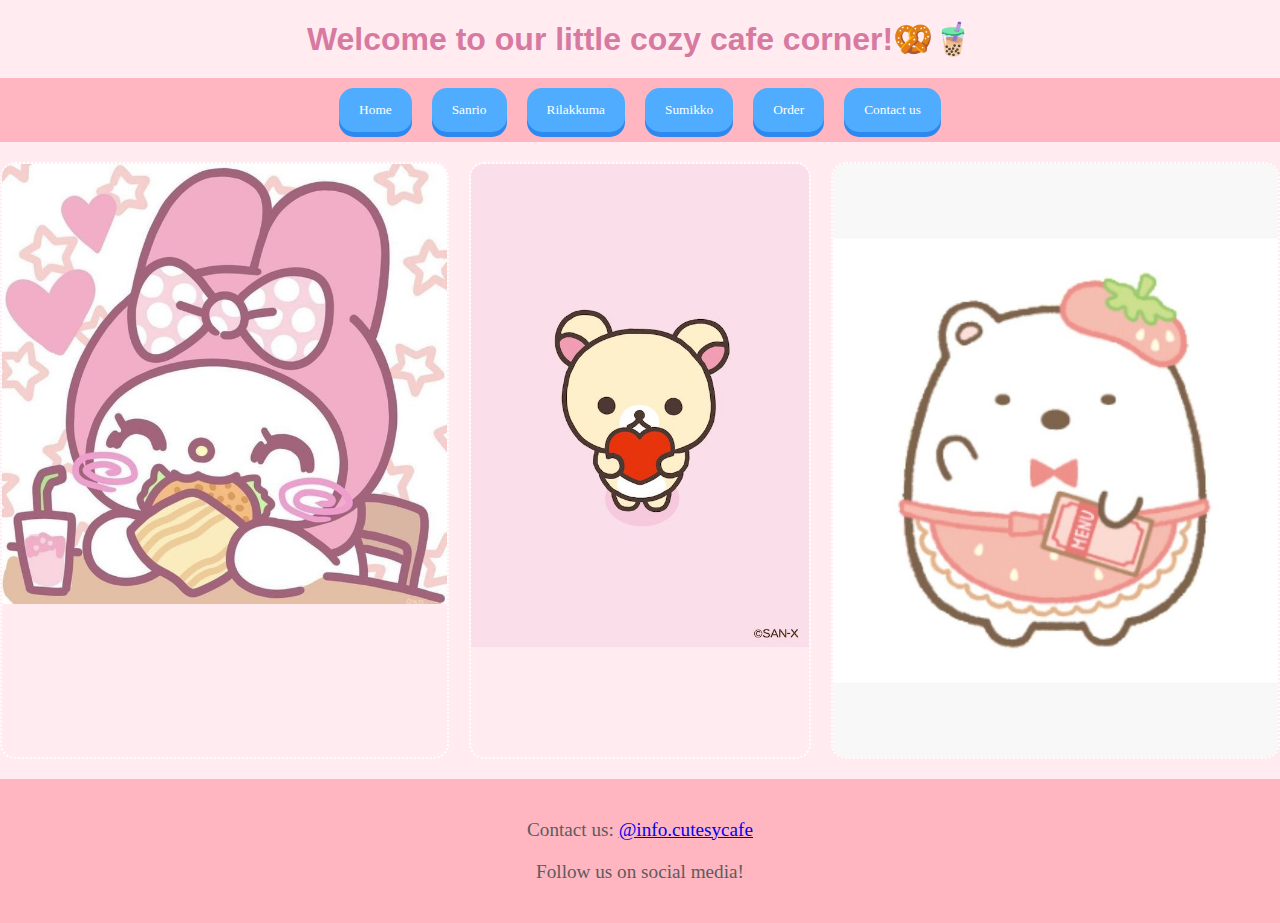
<file: index.html>
<!DOCTYPE html>
<html lang="en">
  <head>
    <meta charset="UTF-8" />
    <meta name="viewport" content="width=device-width, initial-scale=1.0" />
    <title>CutesyCafe</title>
    <link rel="stylesheet" href="stylesi.css" />
  </head>
  <body>
    <h1
      style="
        border: 5cm;
        font-family: Verdana, Geneva, Tahoma, sans-serif;
        color: rgb(215, 121, 160);
      "
    >
      Welcome to our little cozy cafe corner!🥨🧋
    </h1>
    <div class="navbar">
      <button onclick="location.href='index.html'">Home</button>
      <button onclick="location.href='sanrio.html'">Sanrio</button>
      <button onclick="location.href='rilakkuma.html'">Rilakkuma</button>
      <button onclick="location.href='sumikko.html'">Sumikko</button>
      <button onclick="location.href='order.html'">Order</button>
      <button onclick="location.href='contact.html'">Contact us</button>
    </div>
    <div class="gallery">
      <a
        href="https://sanrio.fandom.com/wiki/Sanrio_Wiki"
        target="_blank"
        rel="noopener noreferrer"
      >
        <img src="image1.jpg" alt="my melo" />
      </a>
      <a
        href="https://rilakkuma.fandom.com/wiki/Rilakkuma_Wiki"
        target="_blank"
        rel="noopener noreferrer"
      >
        <img src="imagea.jpg" alt="white kkuma bear" />
      </a>
      <a
        href="https://sumikko-gurashi.fandom.com/wiki/Sumikko_Gurashi"
        target="_blank"
        rel="noopener noreferrer"
      >
        <img src="imageb.jpg" alt="sumikko bear" />
      </a>
    </div>

    <div class="footer">
      <p>Contact us: <a href="contact.html">@info.cutesycafe</a></p>
      <p>Follow us on social media!</p>
    </div>
  </body>
</html>
</file>
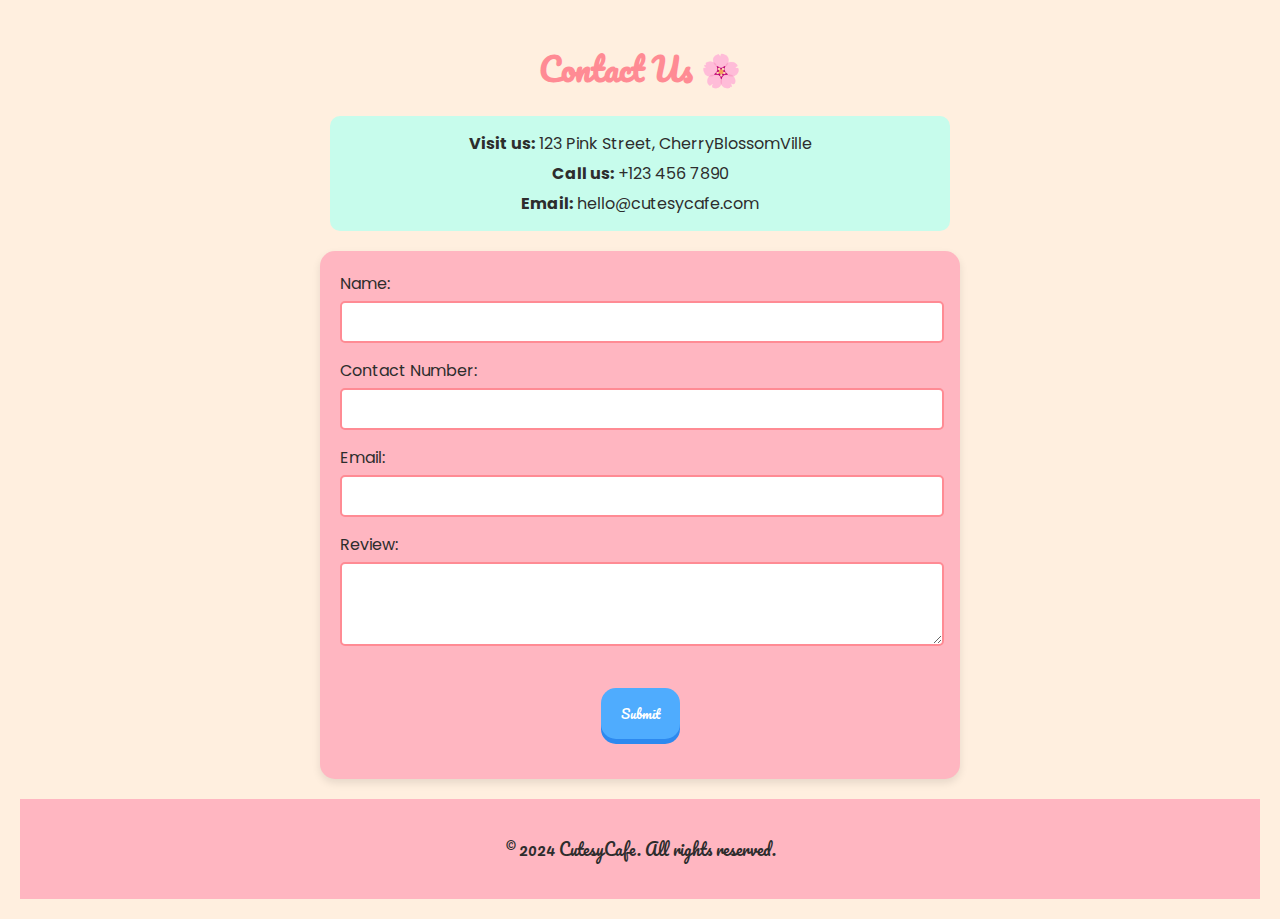
<file: contact.html>
<!DOCTYPE html>
<html lang="en">
  <head>
    <meta charset="UTF-8" />
    <meta name="viewport" content="width=device-width, initial-scale=1.0" />
    <title>Contact Us - CutesyCafe</title>
    <link rel="stylesheet" href="stylesc.css" />
  </head>
  <body>
    <h1>Contact Us 🌸</h1>

    <div class="contact-info">
      <p><strong>Visit us:</strong> 123 Pink Street, CherryBlossomVille</p>
      <p><strong>Call us:</strong> +123 456 7890</p>
      <p><strong>Email:</strong> hello@cutesycafe.com</p>
    </div>

    <form action="submit_form.php" method="POST" class="contact-form">
      <div class="form-group">
        <label for="name">Name:</label>
        <input type="text" id="name" name="name" required />
      </div>
      <div class="form-group">
        <label for="phone">Contact Number:</label>
        <input type="tel" id="phone" name="phone" required />
      </div>
      <div class="form-group">
        <label for="email">Email:</label>
        <input type="email" id="email" name="email" required />
      </div>
      <div class="form-group">
        <label for="review">Review:</label>
        <textarea id="review" name="review" rows="4" required></textarea>
      </div>
      <button type="submit" class="cute-button">Submit</button>
    </form>

    <div class="footer">
      <p>&copy; 2024 CutesyCafe. All rights reserved.</p>
    </div>
  </body>
</html>
</file>
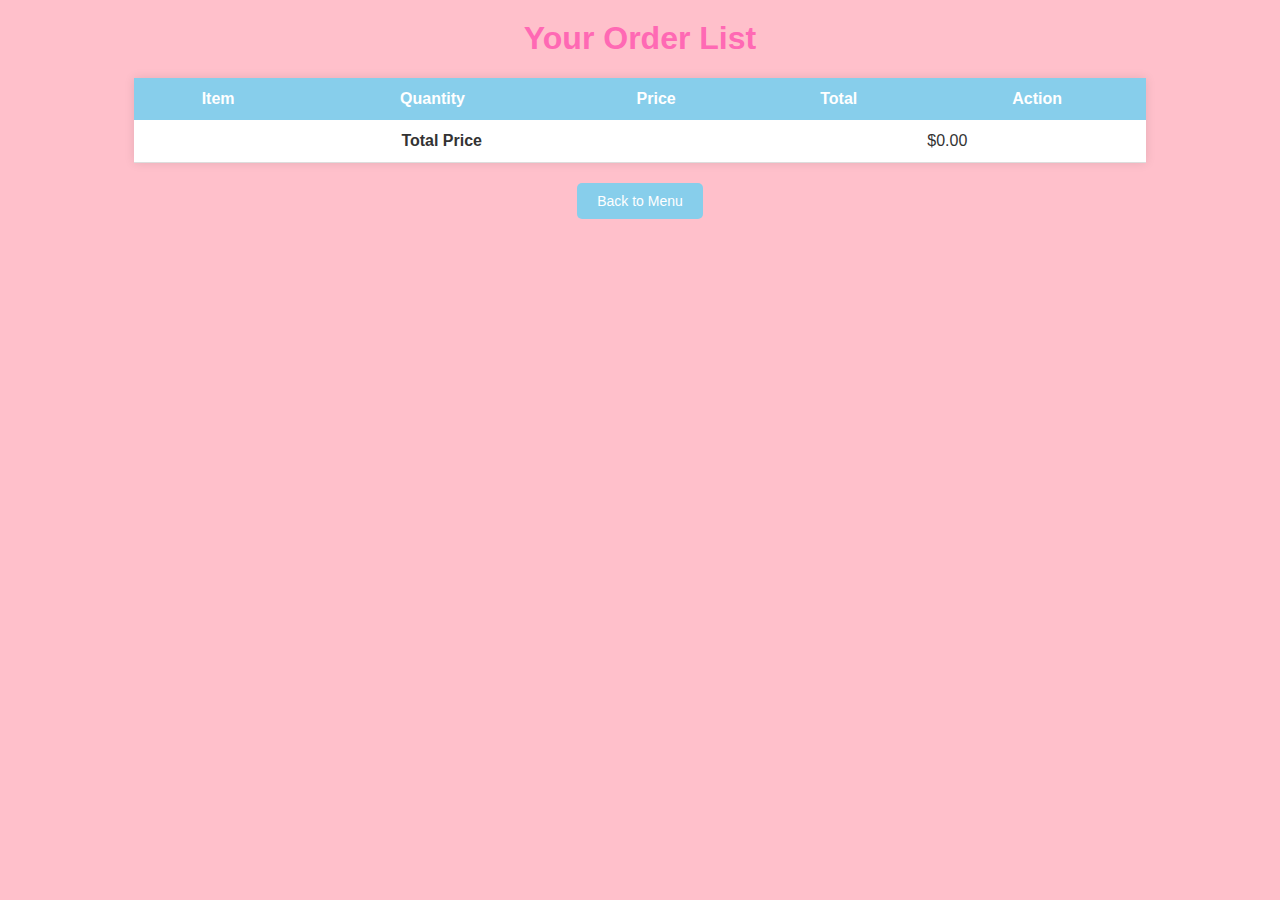
<file: order.html>
<!DOCTYPE html>
<html lang="en">
  <head>
    <meta charset="UTF-8" />
    <meta name="viewport" content="width=device-width, initial-scale=1.0" />
    <title>Order List</title>
    <link rel="stylesheet" href="styleo.css" />
  </head>
  <body>
    <h1>Your Order List</h1>
    <table>
      <thead>
        <tr>
          <th>Item</th>
          <th>Quantity</th>
          <th>Price</th>
          <th>Total</th>
          <th>Action</th>
        </tr>
      </thead>
      <tbody id="order-list"></tbody>
      <tfoot>
        <tr>
          <td colspan="3"><strong>Total Price</strong></td>
          <td id="total-price" colspan="2"></td>
        </tr>
      </tfoot>
    </table>
    <button onclick="location.href='index.html'" class="cute-button">
      Back to Menu
    </button>
    <script>
      document.addEventListener("DOMContentLoaded", function () {
        displayCart();
      });
    </script>
    <script src="script.js"></script>
  </body>
</html>
</file>
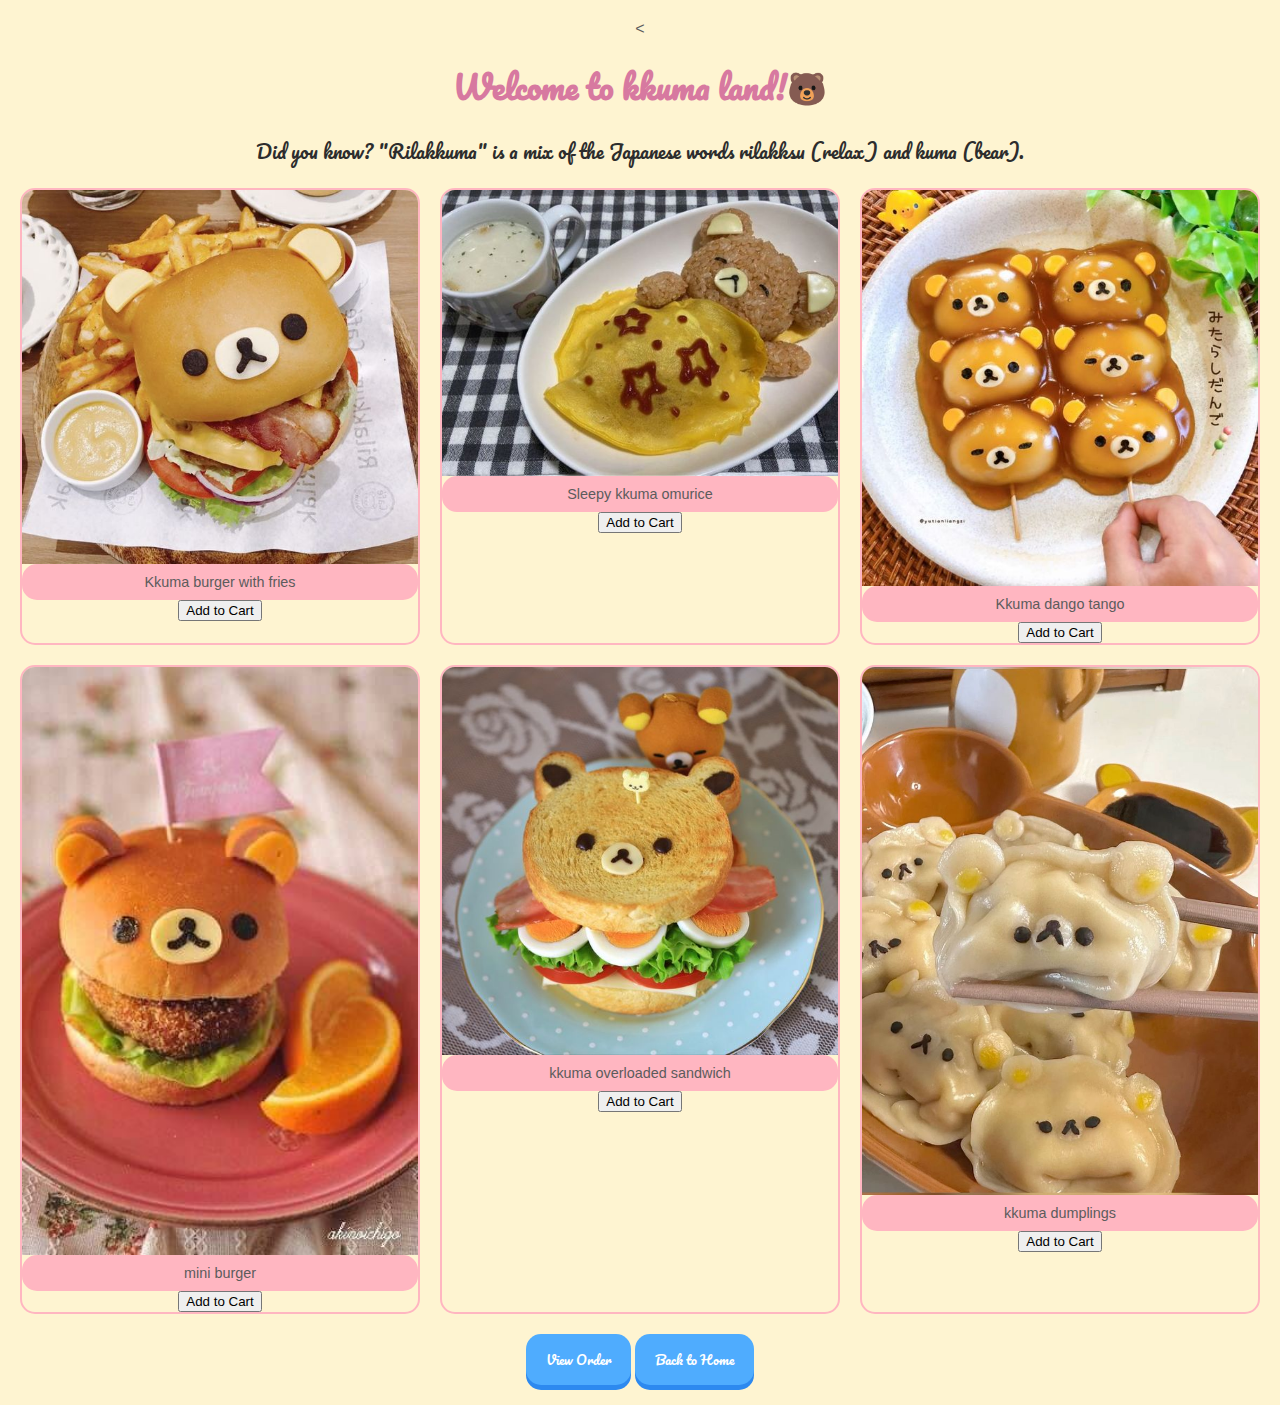
<file: rilakkuma.html>
<<!DOCTYPE html>
<html lang="en">
  <head>
    <meta charset="UTF-8" />
    <meta name="viewport" content="width=device-width, initial-scale=1.0" />
    <title>Rilakkuma menu page</title>
    <link rel="stylesheet" href="stylesr.css" />
  </head>
  <body>
    <h1>Welcome to kkuma land!🐻</h1>
    <p>
      Did you know? "Rilakkuma" is a mix of the Japanese words rilakksu (relax)
      and kuma (bear).
    </p>
    <div class="gallery">
      <div>
        <img src="image11.jpg" alt="food" />
        <div class="caption">Kkuma burger with fries</div>
        <button
          class="add-to-cart"
          data-item="Kkuma burger with fries"
          data-price="8.99"
        >
          Add to Cart
        </button>
      </div>
      <div>
        <img src="image12.jpg" alt="food" />
        <div class="caption">Sleepy kkuma omurice</div>
        <button
          class="add-to-cart"
          data-item="Sleepy kkuma omurice"
          data-price="10.49"
        >
          Add to Cart
        </button>
      </div>
      <div>
        <img src="image13.jpg" alt="food" />
        <div class="caption">Kkuma dango tango</div>
        <button
          class="add-to-cart"
          data-item="Kkuma dango tango"
          data-price="6.99"
        >
          Add to Cart
        </button>
      </div>
      <div>
        <img src="image14.jpg" alt="food" />
        <div class="caption">mini burger</div>
        <button class="add-to-cart" data-item="mini burger" data-price="4.99">
          Add to Cart
        </button>
      </div>
      <div>
        <img src="image15.jpg" alt="food" />
        <div class="caption">kkuma overloaded sandwich</div>
        <button
          class="add-to-cart"
          data-item="kkuma overloaded sandwich"
          data-price="12.99"
        >
          Add to Cart
        </button>
      </div>
      <div>
        <img src="image16.jpg" alt="food" />
        <div class="caption">kkuma dumplings</div>
        <button
          class="add-to-cart"
          data-item="kkuma dumplings"
          data-price="8.49"
        >
          Add to Cart
        </button>
      </div>
    </div>
    <button onclick="location.href='order.html'" class="cute-button">
      View Order
    </button>
    <button onclick="location.href='index.html'" class="cute-button">
      Back to Home
    </button>

    <script src="script.js"></script>
  </body>
</html>
</file>
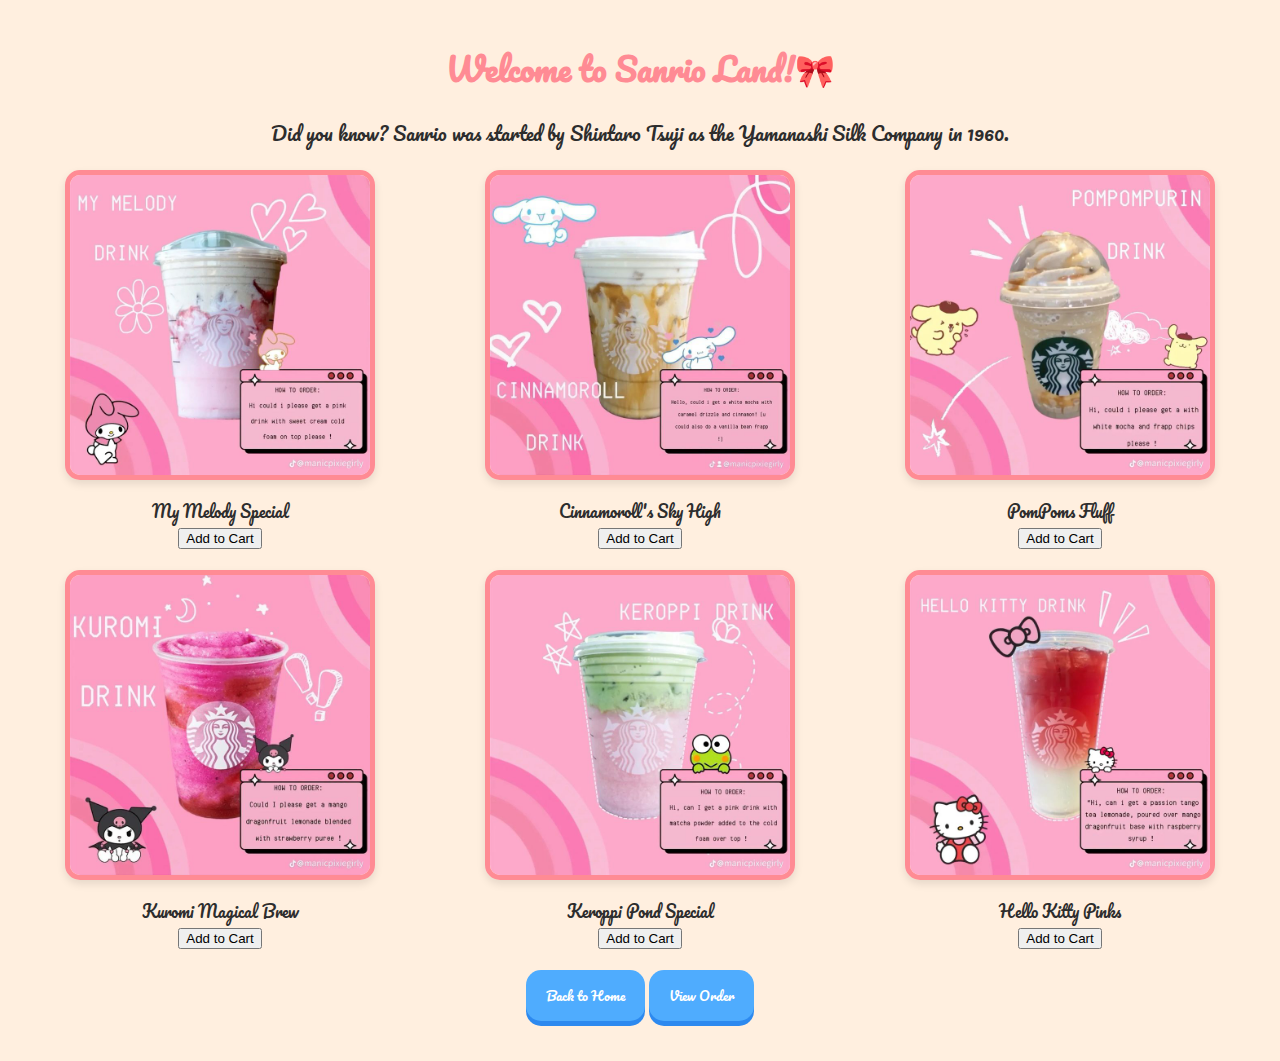
<file: sanrio.html>
<!DOCTYPE html>
<html lang="en">
  <head>
    <meta charset="UTF-8" />
    <meta name="viewport" content="width=device-width, initial-scale=1.0" />
    <title>Sanrio Menu Page</title>
    <link rel="stylesheet" href="styless.css" />
  </head>
  <body>
    <h1>Welcome to Sanrio Land!🎀</h1>
    <p>
      Did you know? Sanrio was started by Shintaro Tsuji as the Yamanashi Silk
      Company in 1960.
    </p>

    <div class="gallery">
      <div>
        <img src="image4.jpg" alt="Sanrio drink 1" />
        <div class="caption">My Melody Special</div>
        <button
          class="add-to-cart"
          data-item="My Melody Special"
          data-price="5.99"
        >
          Add to Cart
        </button>
      </div>
      <div>
        <img src="image5.jpg" alt="Sanrio drink 2" />
        <div class="caption">Cinnamoroll's Sky High</div>
        <button
          class="add-to-cart"
          data-item="Cinnamoroll's Sky High"
          data-price="6.99"
        >
          Add to Cart
        </button>
      </div>
      <div>
        <img src="image6.jpg" alt="Sanrio drink 3" />
        <div class="caption">PomPoms Fluff</div>
        <button class="add-to-cart" data-item="PomPoms Fluff" data-price="5.49">
          Add to Cart
        </button>
      </div>
      <div>
        <img src="image7.jpg" alt="Sanrio drink 4" />
        <div class="caption">Kuromi Magical Brew</div>
        <button
          class="add-to-cart"
          data-item="Kuromi Magical Brew"
          data-price="6.49"
        >
          Add to Cart
        </button>
      </div>
      <div>
        <img src="image8.jpg" alt="Sanrio drink 5" />
        <div class="caption">Keroppi Pond Special</div>
        <button
          class="add-to-cart"
          data-item="Keroppi Pond Special"
          data-price="5.99"
        >
          Add to Cart
        </button>
      </div>
      <div>
        <img src="image9.jpg" alt="Sanrio drink 6" />
        <div class="caption">Hello Kitty Pinks</div>
        <button
          class="add-to-cart"
          data-item="Hello Kitty Pinks"
          data-price="7.99"
        >
          Add to Cart
        </button>
      </div>
    </div>
    <button onclick="location.href='index.html'" class="cute-button">
      Back to Home
    </button>
    <button onclick="location.href='order.html'" class="cute-button">
      View Order
    </button>
    <script src="script.js"></script>
  </body>
</html>
</file>
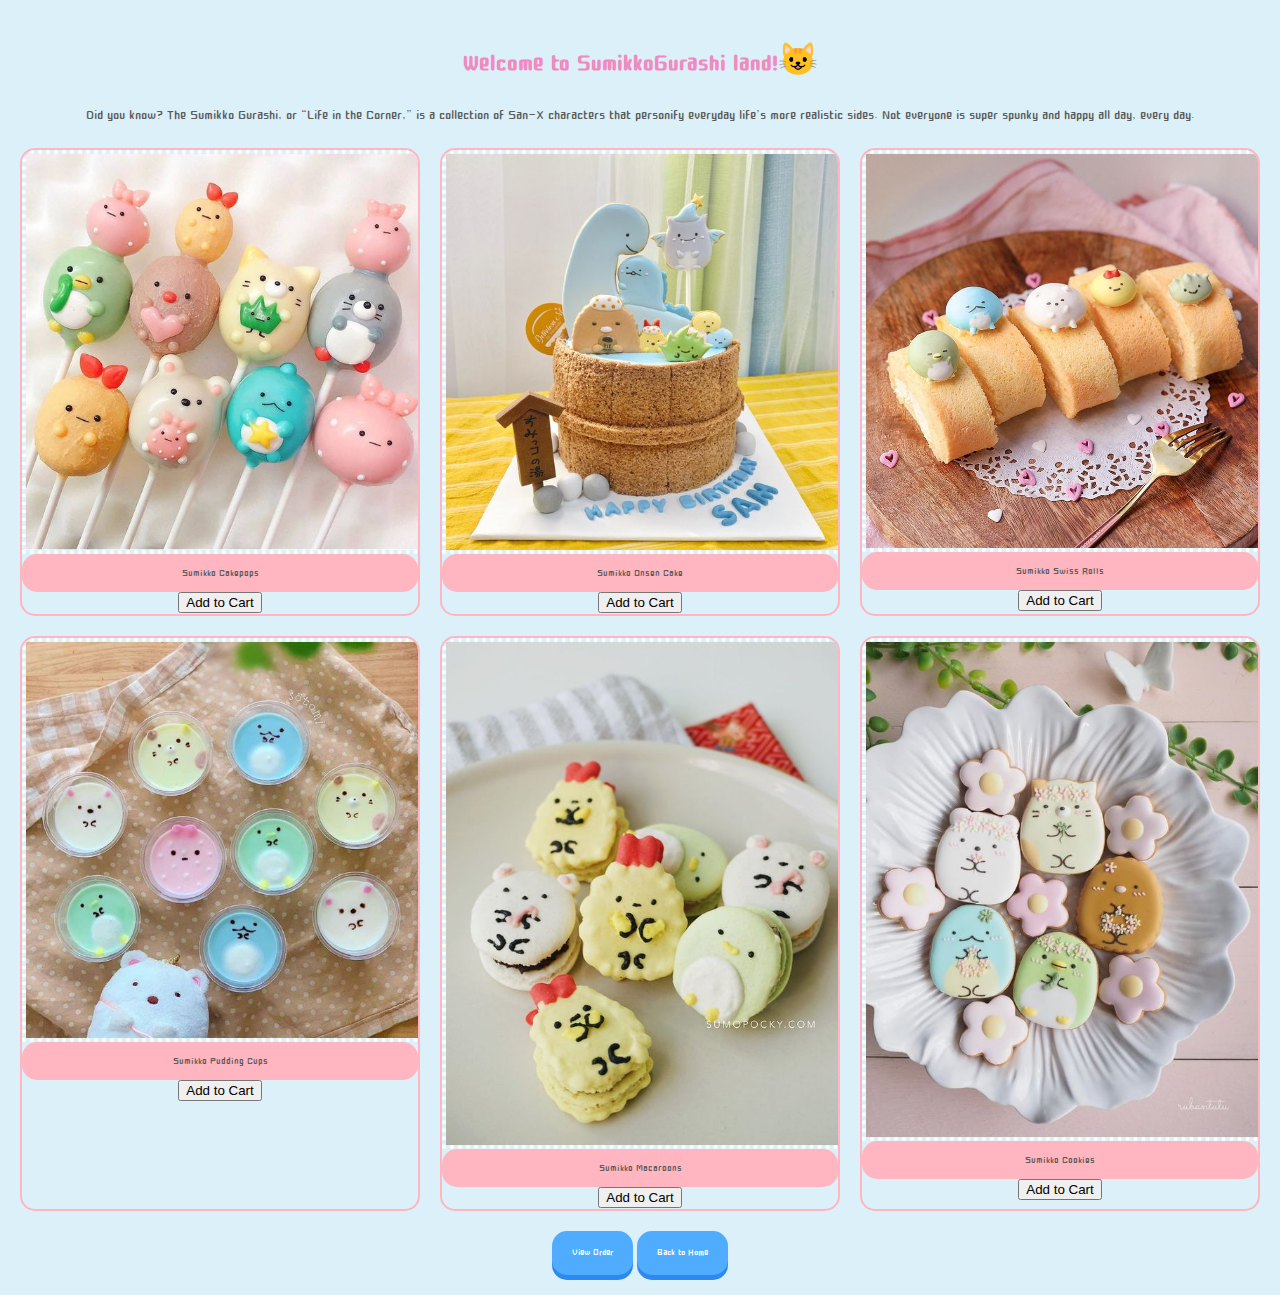
<file: sumikko.html>
<!DOCTYPE html>
<html lang="en">
  <head>
    <meta charset="UTF-8" />
    <meta name="viewport" content="width=device-width, initial-scale=1.0" />
    <title>Sumikko Gurashi menu page</title>
    <link rel="stylesheet" href="stylesg.css" />
  </head>
  <body>
    <h1>Welcome to SumikkoGurashi land!😺</h1>
    <p>
      Did you know? The Sumikko Gurashi, or “Life in the Corner,” is a
      collection of San-X characters that personify everyday life’s more
      realistic sides. Not everyone is super spunky and happy all day, every
      day.
    </p>

    <div class="gallery">
      <div>
        <img src="image20.jpg" alt="dessert" />
        <div class="caption">Sumikko Cakepops</div>
        <button
          class="add-to-cart"
          data-item="Sumikko Cakepops"
          data-price="3.50"
        >
          Add to Cart
        </button>
      </div>
      <div>
        <img src="img21.jpg" alt="dessert" />
        <div class="caption">Sumikko Onsen Cake</div>
        <button
          class="add-to-cart"
          data-item="Sumikko Onsen Cake"
          data-price="5.00"
        >
          Add to Cart
        </button>
      </div>
      <div>
        <img src="img22.jpg" alt="dessert" />
        <div class="caption">Sumikko Swiss Rolls</div>
        <button
          class="add-to-cart"
          data-item="Sumikko Swiss Rolls"
          data-price="4.75"
        >
          Add to Cart
        </button>
      </div>
      <div>
        <img src="img23.jpg" alt="dessert" />
        <div class="caption">Sumikko Pudding Cups</div>
        <button
          class="add-to-cart"
          data-item="Sumikko Pudding Cups"
          data-price="3.99"
        >
          Add to Cart
        </button>
      </div>
      <div>
        <img src="img24.jpg" alt="dessert" />
        <div class="caption">Sumikko Macaroons</div>
        <button
          class="add-to-cart"
          data-item="Sumikko Macaroons"
          data-price="6.25"
        >
          Add to Cart
        </button>
      </div>
      <div>
        <img src="img25.jpg" alt="dessert" />
        <div class="caption">Sumikko Cookies</div>
        <button
          class="add-to-cart"
          data-item="Sumikko Cookies"
          data-price="2.99"
        >
          Add to Cart
        </button>
      </div>
    </div>

    <button onclick="location.href='order.html'" class="cute-button">
      View Order
    </button>

    <button onclick="location.href='index.html'" class="cute-button">
      Back to Home
    </button>

    <script src="script.js"></script>
  </body>
</html>
</file>
<file: stylesi.css>
body {
  font-family: "Verdana", "Geneva", "Tahoma", sans-serif;
  background-color: #ffebf0; /* Light pastel pink */
  margin: 0;
  padding: 0;
}

h1 {
  font-family: "Pacifico", cursive;
  color: #d779a0;
  text-align: center;
  margin: 20px 0;
}
p {
  font-size: 1.2em;
  color: #5c5c5c;
  margin: 20px 0;
}

.navbar {
  display: flex;
  justify-content: center; /* Center the navbar elements */
  background-color: #ffb6c1; /* Cotton candy color */
  padding: 10px 0;
}

.navbar button {
  background-color: #4facfe; /* Blue background */
  color: white;
  border: none;
  padding: 14px 20px;
  margin: 0 10px; /* Margin between buttons */
  border-radius: 15px;
  cursor: pointer;
  font-family: "Pacifico", cursive;
  box-shadow: 0 5px #2d89ef; /* Darker blue shadow for 3D effect */
  transition: all 0.3s ease;
  display: inline-block;
}

.navbar button:hover {
  background-color: #38a1db; /* Darker blue on hover */
  box-shadow: 0 5px #2578a9; /* Darker shadow on hover */
  transform: translateY(-2px); /* Slight upward movement on hover */
}

.navbar button:active {
  box-shadow: 0 2px #2578a9; /* Less shadow when pressed */
  transform: translateY(2px); /* Downward movement when pressed */
}

.gallery {
  display: flex;
  justify-content: center; /* Center the gallery images */
  gap: 20px;
  margin-top: 20px;
}

.gallery {
  display: flex;
  justify-content: center; /* Center the gallery images */
  gap: 20px;
  margin-top: 20px;
}

.gallery a {
  display: inline-block;
  text-decoration: none;
  border: 2px dotted white; /* Cute dotted white border */
  border-radius: 15px;
  overflow: hidden; /* Prevents border from affecting layout */
  transition: transform 0.2s;
}

.gallery img {
  width: 100%; /* Full width inside the anchor */
  height: auto;
  display: block; /* Ensure images are block-level elements */
}

.gallery a:hover {
  transform: scale(1.05); /* Scale up on hover */
}
.section {
  padding: 20px;
  text-align: center;
}

.button {
  display: inline-block;
  padding: 10px 20px;
  margin: 10px;
  color: white;
  background-color: #ff69b4;
  border: none;
  border-radius: 25px;
  cursor: pointer;
  text-decoration: none;
  font-family: "Pacifico", cursive;
}

.button:hover {
  background-color: #d779a0;
}

.footer {
  background-color: #ffb6c1;
  text-align: center;
  padding: 20px;
  margin-top: 20px;
  font-family: "Pacifico", cursive;
}
</file>
<file: stylesc.css>
/* Importing fonts from Google Fonts */
@import url("https://fonts.googleapis.com/css2?family=Pacifico&display=swap");
@import url("https://fonts.googleapis.com/css2?family=Poppins:wght@300;400&display=swap");

/* General styling */
body {
  font-family: "Poppins", sans-serif;
  background-color: #ffefdf; /* Light peach background */
  color: #2d2d2d; /* Dark grey for text */
  margin: 0;
  padding: 20px;
  text-align: center;
}

h1 {
  font-family: "Pacifico", cursive;
  color: #ff8b94; /* Soft pinkish peach color */
  margin: 20px 0;
}

.contact-info {
  background-color: #c7fcec; /* Light green background */
  padding: 10px;
  margin: 20px auto;
  max-width: 600px;
  border-radius: 10px;
}

.contact-info p {
  margin: 5px 0;
}

.contact-form {
  background-color: #ffb6c1; /* Light pink background */
  padding: 20px;
  margin: 20px auto;
  max-width: 600px;
  border-radius: 15px;
  box-shadow: 0 4px 8px rgba(0, 0, 0, 0.1); /* Subtle shadow for depth */
}

.form-group {
  margin-bottom: 15px;
  text-align: left;
}

.form-group label {
  display: block;
  margin-bottom: 5px;
  color: #2d2d2d;
}

.form-group input,
.form-group textarea {
  width: calc(100% - 20px);
  padding: 10px;
  font-size: 1em;
  border: 2px solid #ff8b94; /* Soft pinkish peach border */
  border-radius: 5px;
}

.form-group textarea {
  resize: vertical;
}

.cute-button {
  background-color: #4facfe; /* Blue background */
  color: white;
  border: none;
  padding: 14px 20px;
  margin: 20px auto;
  border-radius: 15px;
  cursor: pointer;
  font-family: "Pacifico", cursive;
  box-shadow: 0 5px #2d89ef; /* Darker blue shadow for 3D effect */
  transition: all 0.3s ease;
  display: inline-block;
}

.cute-button:hover {
  background-color: #38a1db; /* Darker blue on hover */
  box-shadow: 0 5px #2578a9; /* Darker shadow on hover */
  transform: translateY(-2px); /* Slight upward movement on hover */
}

.cute-button:active {
  box-shadow: 0 2px #2578a9; /* Less shadow when pressed */
  transform: translateY(2px); /* Downward movement when pressed */
}

.footer {
  background-color: #ffb6c1; /* Light pink background */
  padding: 20px;
  margin-top: 20px;
  font-family: "Pacifico", cursive;
}
</file>
<file: styleo.css>
/* General styles */
body {
  font-family: "Verdana", Geneva, Tahoma, sans-serif;
  background-color: #ffc0cb; /* Light pink background */
  color: #333; /* Dark text color for contrast */
}

h1 {
  text-align: center;
  color: #ff69b4; /* Pink */
  margin-top: 20px;
}

table {
  width: 80%;
  margin: 20px auto;
  border-collapse: collapse;
  box-shadow: 0 0 10px rgba(0, 0, 0, 0.1);
  background-color: #fff; /* White background for table */
}

table th,
table td {
  padding: 12px;
  text-align: center;
}

table th {
  background-color: #87ceeb; /* Light blue for header */
  color: #fff;
}

table td {
  border-bottom: 1px solid #ddd; /* Light gray border between rows */
}

/* Button styles */
button.cute-button {
  background-color: #87ceeb; /* Light blue */
  color: #fff;
  border: none;
  padding: 10px 20px;
  font-size: 14px;
  cursor: pointer;
  margin: 10px auto; /* Center the button horizontally */
  display: block; /* Ensure it's displayed as a block element */
  border-radius: 5px;
  transition: background-color 0.3s;
}

button.cute-button:hover {
  background-color: #5f9ea0; /* Darker blue on hover */
}

/* Remove button styles */
button.remove-button {
  background-color: #ff69b4; /* Pink */
  color: #fff;
  border: none;
  padding: 5px 10px;
  font-size: 12px;
  cursor: pointer;
  border-radius: 3px;
  transition: background-color 0.3s;
}

button.remove-button:hover {
  background-color: #d6336c; /* Darker pink on hover */
}
</file>
<file: stylesr.css>
@import url("https://fonts.googleapis.com/css2?family=Pacifico&display=swap");

body {
  font-family: "Poppins", sans-serif;
  background-color: #fef4d1; /* Light yellow background */
  color: #5c5c5c; /* Dark grey text color */
  margin: 0;
  padding: 20px;
  text-align: center;
}

h1 {
  font-family: "Pacifico", cursive;
  color: #d779a0; /* Soft pinkish color */
  margin: 20px 0;
}

p {
  font-family: "Pacifico", cursive; /* Applying Pacifico font to paragraphs */
  font-size: 1.2em;
  color: #2d2d2d;
  margin: 20px 0;
}
.gallery {
  display: grid;
  grid-template-columns: repeat(3, 1fr); /* 3 columns layout */
  gap: 20px;
  margin-top: 20px;
}

.gallery div {
  border: 2px solid #ffb6c1; /* Pink border */
  border-radius: 15px;
  overflow: hidden; /* Prevent border from affecting layout */
}

.gallery img {
  width: 100%; /* Full width inside the div */
  height: auto;
  display: block; /* Ensure images are block-level elements */
}

.gallery .caption {
  background-color: #ffb6c1; /* Pink background */
  color: #5c5c5c;
  padding: 8px;
  font-size: 0.9em;
}

.cute-button {
  background-color: #4facfe; /* Blue background */
  color: white;
  border: none;
  padding: 14px 20px;
  margin-top: 20px;
  border-radius: 15px;
  cursor: pointer;
  font-family: "Pacifico", cursive;
  box-shadow: 0 5px #2d89ef; /* Darker blue shadow for 3D effect */
  transition: all 0.3s ease;
}

.cute-button:hover {
  background-color: #38a1db; /* Darker blue on hover */
  box-shadow: 0 5px #2578a9; /* Darker shadow on hover */
  transform: translateY(-2px); /* Slight upward movement on hover */
}

.cute-button:active {
  box-shadow: 0 2px #2578a9; /* Less shadow when pressed */
  transform: translateY(2px); /* Downward movement when pressed */
}
</file>
<file: styless.css>
/* Importing a cute font from Google Fonts */
@import url("https://fonts.googleapis.com/css2?family=Pacifico&display=swap");
@import url("https://fonts.googleapis.com/css2?family=Poppins:wght@300;400&display=swap");

body {
  font-family: "Poppins", sans-serif;
  background-color: #ffefdf; /* Light peach background */
  color: #2d2d2d; /* Dark grey for text */
  margin: 0;
  padding: 20px;
  text-align: center;
}

h1 {
  font-family: "Pacifico", cursive;
  color: #ff8b94; /* Soft pinkish peach color */
  margin: 20px 0;
}

p {
  font-family: "Pacifico", cursive; /* Applying Pacifico font to paragraphs */
  font-size: 1.2em;
  color: #2d2d2d;
  margin: 20px 0;
}

.gallery {
  display: grid;
  grid-template-columns: repeat(3, 1fr);
  gap: 20px;
  justify-items: center;
  margin-top: 20px;
}

.gallery div {
  position: relative;
}

.gallery img {
  width: 100%;
  height: auto;
  border: 5px solid #ff8b94; /* Soft pinkish peach border */
  border-radius: 15px;
  max-width: 300px; /* Ensure images don't get too large */
  box-shadow: 0 4px 8px rgba(0, 0, 0, 0.1); /* Subtle shadow for depth */
}

.caption {
  font-family: "Pacifico", cursive;
  font-size: 1em;
  color: #2d2d2d;
  margin-top: 10px;
}
.cute-button {
  background-color: #4facfe; /* Blue background */
  color: white;
  border: none;
  padding: 14px 20px;
  margin: 20px auto;
  border-radius: 15px;
  cursor: pointer;
  font-family: "Pacifico", cursive;
  box-shadow: 0 5px #2d89ef; /* Darker blue shadow for 3D effect */
  transition: all 0.3s ease;
  display: inline-block;
}

.cute-button:hover {
  background-color: #38a1db; /* Darker blue on hover */
  box-shadow: 0 5px #2578a9; /* Darker shadow on hover */
  transform: translateY(-2px); /* Slight upward movement on hover */
}

.cute-button:active {
  box-shadow: 0 2px #2578a9; /* Less shadow when pressed */
  transform: translateY(2px); /* Downward movement when pressed */
}

.footer {
  background-color: #ffb6c1;
  padding: 20px;
  margin-top: 20px;
  font-family: "Pacifico", cursive;
}

.footer a {
  color: #2d2d2d;
  text-decoration: none;
}

.footer a:hover {
  text-decoration: underline;
}
</file>
<file: stylesg.css>
@import url("https://fonts.googleapis.com/css2?family=Cute+Font&display=swap");

body {
  font-family: "Cute Font", cursive;
  background-color: #dbf0f8; /* Light blue background */
  color: #5c5c5c; /* Dark grey text color */
  margin: 0;
  padding: 20px;
  text-align: center;
}

h1 {
  font-size: 2em;
  color: #f08ac0; /* Bubblegum pink */
  margin: 20px 0;
}

p {
  font-size: 1.2em;
  color: #5c5c5c;
  margin: 20px 0;
}

.gallery {
  display: grid;
  grid-template-columns: repeat(3, 1fr); /* 3 columns layout */
  gap: 20px;
  margin-top: 20px;
}

.gallery div {
  border: 2px solid #ffb6c1; /* Bubblegum pink border */
  border-radius: 15px;
  overflow: hidden; /* Prevent border from affecting layout */
}

.gallery img {
  width: 100%; /* Full width inside the div */
  height: auto;
  display: block; /* Ensure images are block-level elements */
  border: 4px dotted white; /* Cute dotted white border */
}

.gallery .caption {
  background-color: #ffb6c1; /* Bubblegum pink background */
  color: #5c5c5c;
  padding: 8px;
  font-size: 0.9em;
}
table {
  /* Center the table horizontally */
  margin: 0 auto;
  /* Add some space above the table */
  margin-top: 20px;
}

/* Target table headers (<th>) */
th {
  /* Center the text within the table header */
  text-align: center;
  /* Set the background color to blue */
  background-color: #36c;
  /* Set the text color to white */
  color: white;
  /* Add some padding for better spacing */
  padding: 10px;
}

.cute-button {
  background-color: #4facfe; /* Cute blue background */
  color: white;
  border: none;
  padding: 14px 20px;
  margin-top: 20px;
  border-radius: 15px;
  cursor: pointer;
  font-family: "Cute Font", cursive;
  box-shadow: 0 5px #2d89ef; /* Darker blue shadow for 3D effect */
  transition: all 0.3s ease;
}

.cute-button:hover {
  background-color: #38a1db; /* Darker blue on hover */
  box-shadow: 0 5px #2578a9; /* Darker shadow on hover */
  transform: translateY(-2px); /* Slight upward movement on hover */
}

.cute-button:active {
  box-shadow: 0 2px #2578a9; /* Less shadow when pressed */
  transform: translateY(2px); /* Downward movement when pressed */
}
</file>
